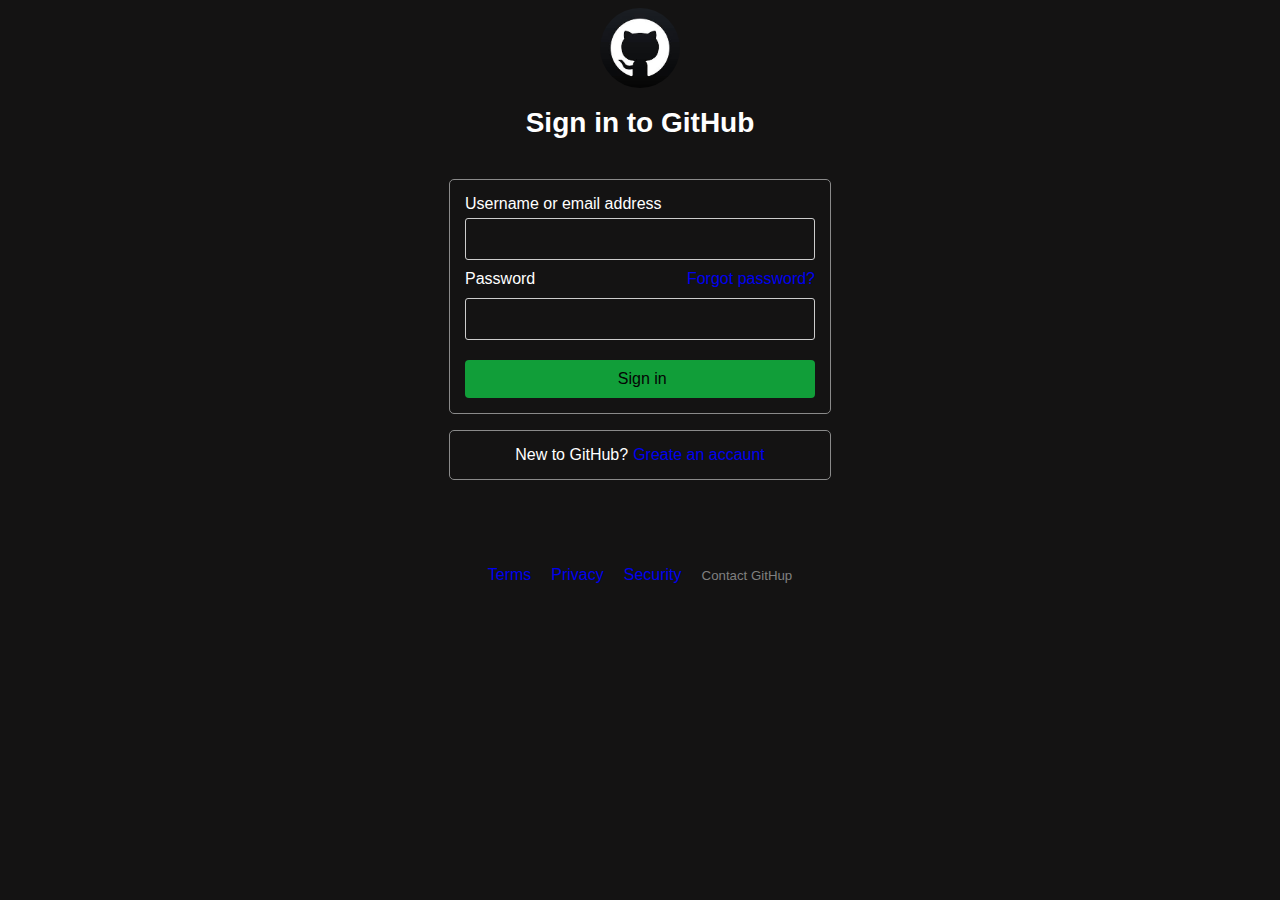
<file: Новая папка/ уроки/lesson_2/dz.html>
<!DOCTYPE html>
<html lang="en">
<head>
    <meta charset="UTF-8">
    <meta http-equiv="X-UA-Compatible" content="IE=edge">
    <meta name="viewport" content="width=device-width, initial-scale=1.0">
    <link rel="stylesheet" href="dz.css">
    <link rel="shortcut icon" href="GitHub.jpeg" type="image/x-icon">
    <title>GitHub</title>
</head>
<body>
    <div class="flex">
        <img src="GitHub.jpeg" alt="" class="img">
        <h1>Sign in to GitHub</h1>
    <div class="container">
        <form action="">
            <div class="border">
                <label for="">Username or email address</label>
            <input type="text" placeholder="">
            <div class="d-flex justify">
            <p class="p">Password</p>
                <a href="https://github.com/password_reset">Forgot password?</a>
            </div>
            <input type="password" placeholder="">
            <!-- <button>login</button> -->
            <input type="submit" value=" Sign in">
            </div>
        
            <p class="border row">New to GitHub? <a href="https://github.com/signup?source=login" >Greate an accaunt</a></p>
            <div class="Top_menu">
                <p> <a href="https://github.com/site/terms">Terms</a></p>
                <p><a href="https://github.com/site/privacy">Privacy</a></p>
                <p><a href="https://github.com/security">Security</a></p>
                <h5><a class="h5" href="https://github.com/contact">Contact GitHup</a></h5>   
            </div>
        </form>
    </div>
</body>
</html>
</file>
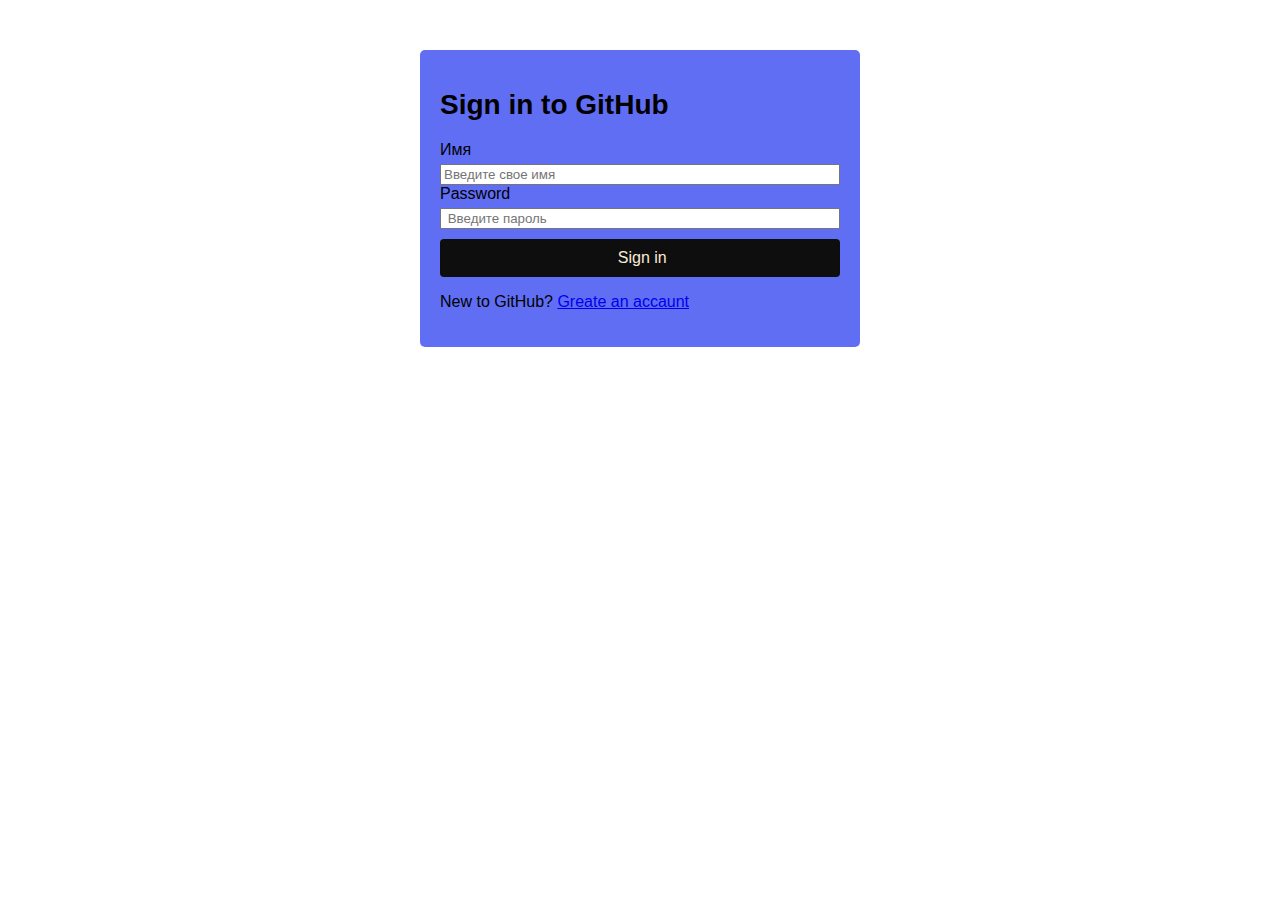
<file: Новая папка/ уроки/lesson_2/forms.html>
<!DOCTYPE html>
<html lang="en">
<head>
    <meta charset="UTF-8">
    <meta http-equiv="X-UA-Compatible" content="IE=edge">
    <meta name="viewport" content="width=, initial-scale=1.0">
    <link rel="stylesheet" href="forms.css">
    <link rel="shortcut icon" href="https://play.google.com/store/apps/details?id=com.github.android&hl=en_US&gl=US" type="image/x-icon">
    <title>Document</title>
</head>
<body>
    <div class="container">
    <h1>Sign in to GitHub</h1>
    <form action="">
        <label for="">Имя</label>
        <input type="text" placeholder="Введите свое имя">
        <label for="">Password</label>
        <input type="password" placeholder=" Введите пароль">
        <!-- <button>login</button> -->
        <input type="submit" value=" Sign in">
        <p>New to GitHub? <a href="#">Greate an accaunt</a></p>
    </form></div>
</body>
</html>
</file>
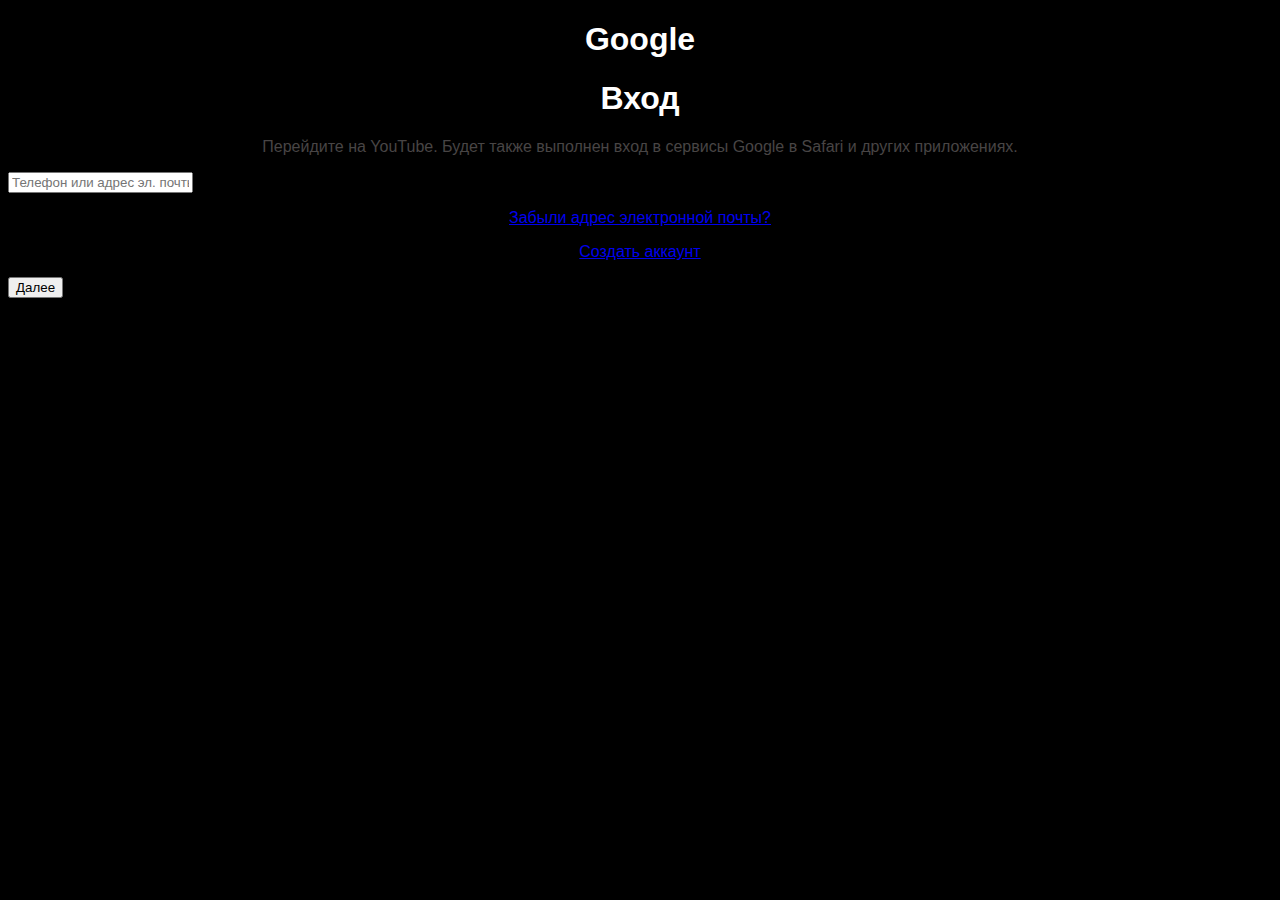
<file: Новая папка/ уроки/lesson_3/Google.html>
<!DOCTYPE html>
<html lang="en">
<head>
    <meta charset="UTF-8">
    <meta http-equiv="X-UA-Compatible" content="IE=edge">
    <meta name="viewport" content="width=device-width, initial-scale=1.0">
    <link rel="stylesheet" href="Google.css">
    <title>Accaunt</title>
</head>
<body>
    <h1>Google</h1>
    <h1>Вход</h1>
    <p>Перейдите на YouTube. Будет также выполнен вход в сервисы Google в Safari и других приложениях.</p>
    <div class="container">
    <form action="">
        <div class="border">
        <input type="text" placeholder="Телефон или адрес эл. почты">
        </div>
        <p class="p"><a href="#">Забыли адрес электронной почты?</a></p>
        <p class="s"><a href="#">Создать аккаунт</a></p>
        <input type="submit" value="Далее"> 
    </form>
    </div>
</body>
</html>
</file>
<file: Новая папка/ уроки/lesson_2/dz.css>
body{
    background-color: rgb(20, 19, 19);
    font-family: Arial, Helvetica, sans-serif;
}

a{
    text-decoration: none;
}
.flex{
    display: flex;
    flex-direction: column;
    align-items: center;
}
.container{
    border-radius: 5px;
    box-shadow: 0px, 0px, 5px rgba(4, 4,4, 10) ;
    padding:  20px;
    border-radius: 5px;
    
}

.img{
    border-radius: 50%;
    width: 80px;
}
h1{
    font-size: 28px;
    margin-bottom: 20px;
    text-align: center;
    color: white;
}
.p{
    text-align: start;
    margin: 0;

}
.d-flex{
    display: flex;
    justify-content: space-between;
    align-items: center;
    margin-bottom: 10px;
}
form{
    color: white;
    display: flex;
    flex-direction: column;
}
label{
    font-size: 16px;
    margin-bottom: 5px;
}
input[type="Text"],
input[type="Password"]{
    background-color: rgb(17, 18, 18);
    border:  none;
    border-radius: 3px;
    box-shadow: 0,0,2 rgba(22, 22, 22, 0.9);
    font-size: 16px;
    margin-bottom: 10px;
    padding: 11px;
    background-color: transparent;
    border: 1px solid #ccc;
    color: white;
}
input[type="submit"]{
    background-color: rgb(17, 158, 57);
    border: none;
    border-radius: 4px;
    color: rgb(4, 4, 4);
    cursor: pointer;
    font-size: 16px;
    margin-top: 10px;
    padding: 10px;
}
/* input[type="submit"]:hover{
    background-color: rgb(14, 114, 42);
} */
p{
    text-align: center;
    }
.Top_menu{
    display: flex;
    margin: auto;
    align-items: center;
    margin-top: 50px;
}
.border{
    border: 1px solid rgb(138, 138, 138);
    border-radius: 5px;
    padding: 15px;
    display: flex;
    flex-direction: column;
    width: 350px;
}
.Top_menu a{
    margin: 10px;
}

h5{
    color: darkslateblue;
}
.h5{
    color: gray;
    font-weight: 100;
    text-decoration: none;
    margin: 0;

}

.row{
    flex-direction: row;
    justify-content: center;
}

.row a{
    margin-left: 5px;
}
</file>
<file: Новая папка/ уроки/lesson_2/forms.css>
body{
    background-color: white;
    font-family: Arial, Helvetica, sans-serif;
}
.container{
    background-color: rgb(96, 110, 244);
    border-radius: 5px;
    box-shadow: 0px, 0px, 5px rgba(4, 4,4, 10) ;
    margin: 50px auto;
    padding:  20px;
    width: 400px;
}
h1{
    font-size: 28px;
    margin-bottom: 20px;
}
form{
    display: flex;
    flex-direction: column;
}
label{
    font-size: 16px;
    margin-bottom: 5px;
}
input[type="Text"]
input[type="Password"]{
    background-color: aliceblue;
    border:  none;
    border-radius: 3px;
    box-shadow: 0,0,2 rgba(0, 0, 0, 0.9);
    font-size: 16px;
    margin-bottom: 10px;
    padding: 11px;
}
input[type="submit"]{
    background-color: rgb(14, 14, 15);
    border: none;
    border-radius: 4px;
    color: antiquewhite;
    cursor: pointer;
    font-size: 16px;
    margin-top: 10px;
    padding: 10px;
}
input[type="submit"]:hover{
    background-color: rgb(44, 27, 27);
}
</file>
<file: Новая папка/ уроки/lesson_3/Google.css>
body{
    background-color: black;
    font-family: Arial, Helvetica, sans-serif;
}
h1{
    color: white;
    text-align: center;
}
p{
    color: rgb(72, 69, 69);
    text-align: center;
}
.container{
    border-radius: 5px;
    box-shadow: 0, 0, 3px rgba(0, 0, 0, 0);
}
.p{
    color: rgb(31, 106, 173);
}
.s{
    color: rgb(31, 106, 173);
}
input[text=""]{
    background-color: black;
    text-align: center;
    border: none;
    border-radius: 3px;
    font-size: 14px;
    padding: 10px;
    
    width: 100px;
}
input[type="sibmit"]{
    background-color: rgb(63, 126, 202);

}
</file>
